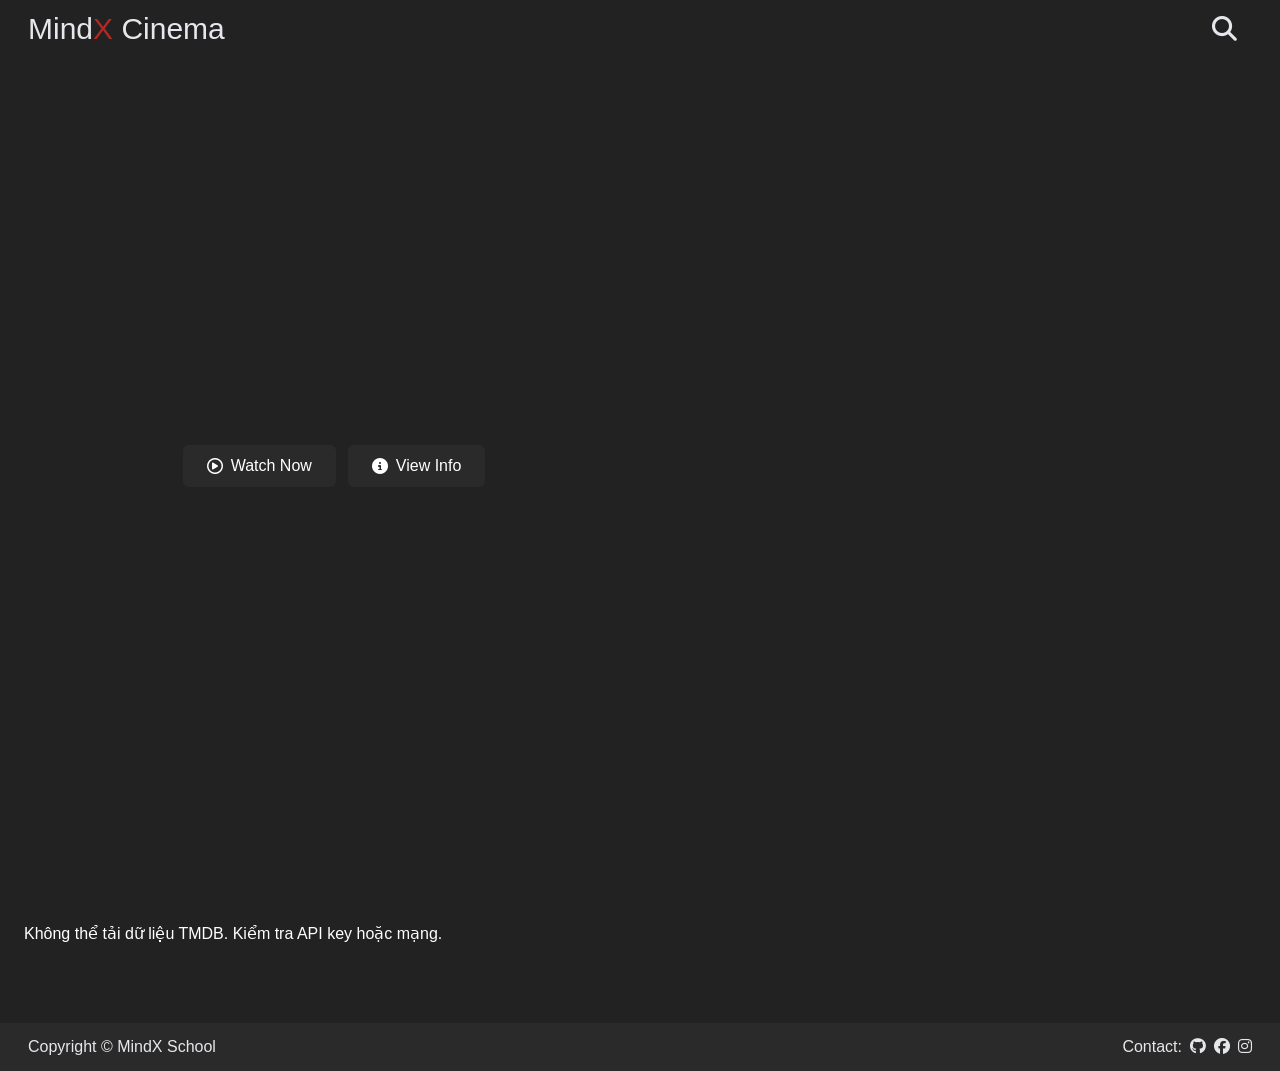
<file: Day6/SS6/index.html>
<!DOCTYPE html>
<html lang="en">

<head>
  <!-- Google tag (gtag.js) -->
  <script async src="https://www.googletagmanager.com/gtag/js?id=G-VNJX66Z0YF"></script>
  <script>
    window.dataLayer = window.dataLayer || [];
    function gtag() { dataLayer.push(arguments); }
    gtag('js', new Date());

    gtag('config', 'G-VNJX66Z0YF');
  </script>
  <meta charset="UTF-8" />
  <meta name="viewport" content="width=device-width, initial-scale=1.0" />
  <title>MindX Cinema</title>
  <link rel="shortcut icon" href="./assets/icon.png" type="image/x-icon" />
  <link rel="stylesheet" href="https://cdnjs.cloudflare.com/ajax/libs/font-awesome/6.5.1/css/all.min.css" />
  <!-- Google Fonts Link For Icons -->
  <link rel="stylesheet"
    href="https://fonts.googleapis.com/css2?family=Material+Symbols+Outlined:opsz,wght,FILL,GRAD@48,400,0,0" />
  <link rel="stylesheet"
    href="https://fonts.googleapis.com/css2?family=Material+Symbols+Rounded:opsz,wght,FILL,GRAD@48,400,1,0" />
  <link rel="stylesheet" href="https://cdn.jsdelivr.net/npm/swiper@11/swiper-bundle.min.css" />

  <link rel="stylesheet" href="./styles/main.css" />
  
  <link rel="stylesheet" href="./styles/home.css" />
</head>

<body>

  <!-- <div class="backdrop">
    <img src="./assets/loading.svg" alt="" />
  </div> -->


  <div class="navbar">
    <a href="./index.html" style="
          height: 100%;
          width: auto;
          font-size: 30px;
          font-family: 'Gill Sans', 'Gill Sans MT', Calibri, 'Trebuchet MS',
            sans-serif;
        ">
      <span>Mind<span style="color: var(--red)">X</span> Cinema</span>
    </a>
    <div style="display: flex; gap: 15px">
      <a href="./search.html">
        <i style="font-size: 25px" class="fa-solid fa-magnifying-glass"></i></a>
      <div id="avatar-action-container"></div>
    </div>
  </div>
  <div class="hero-section">
    <img id="hero-image" class="hero-image fade-in" onload="this.style.opacity = '0.5'" alt="" />

    <div class="hero-section-info">
      <div>
        <p id="hero-title" class="hero-section-info-title"></p>
        <p id="hero-description" class="hero-section-info-description multiline-ellipsis-4"></p>
        <div class="action-buttons-container">
          <a id="watch-now-btn" class="btn">
            <i class="fa-regular fa-circle-play"></i>
            <span>Watch Now</span>
          </a>
          <a id="view-info-btn" class="btn">
            <i class="fa-solid fa-circle-info"></i>
            <span>View Info</span>
          </a>
        </div>
      </div>
    </div>
    <div class="hero-preview-img-container">
      <img class="fade-in" onload="this.style.opacity = '1'" id="hero-preview-image" alt="" />
    </div>
  </div>

  
  <main></main>

  <footer>
    <p>Copyright &copy; MindX School</p>
    <div>
      <p>Contact:</p>
      <a target="_blank" rel="noopener noreferrer" href="#">
        <i class="fa-brands fa-github"></i>
      </a>
      <a target="_blank" rel="noopener noreferrer" href="#">
        <i class="fa-brands fa-facebook"></i>
      </a>
      <a target="_blank" rel="noopener noreferrer" href="#">
        <i class="fa-brands fa-instagram"></i>
      </a>
    </div>
  </footer>

  <script src="https://cdn.jsdelivr.net/npm/swiper@11/swiper-bundle.min.js"></script>

  <script type="module" src="./home.js"></script>
</body>

</html>
</file>
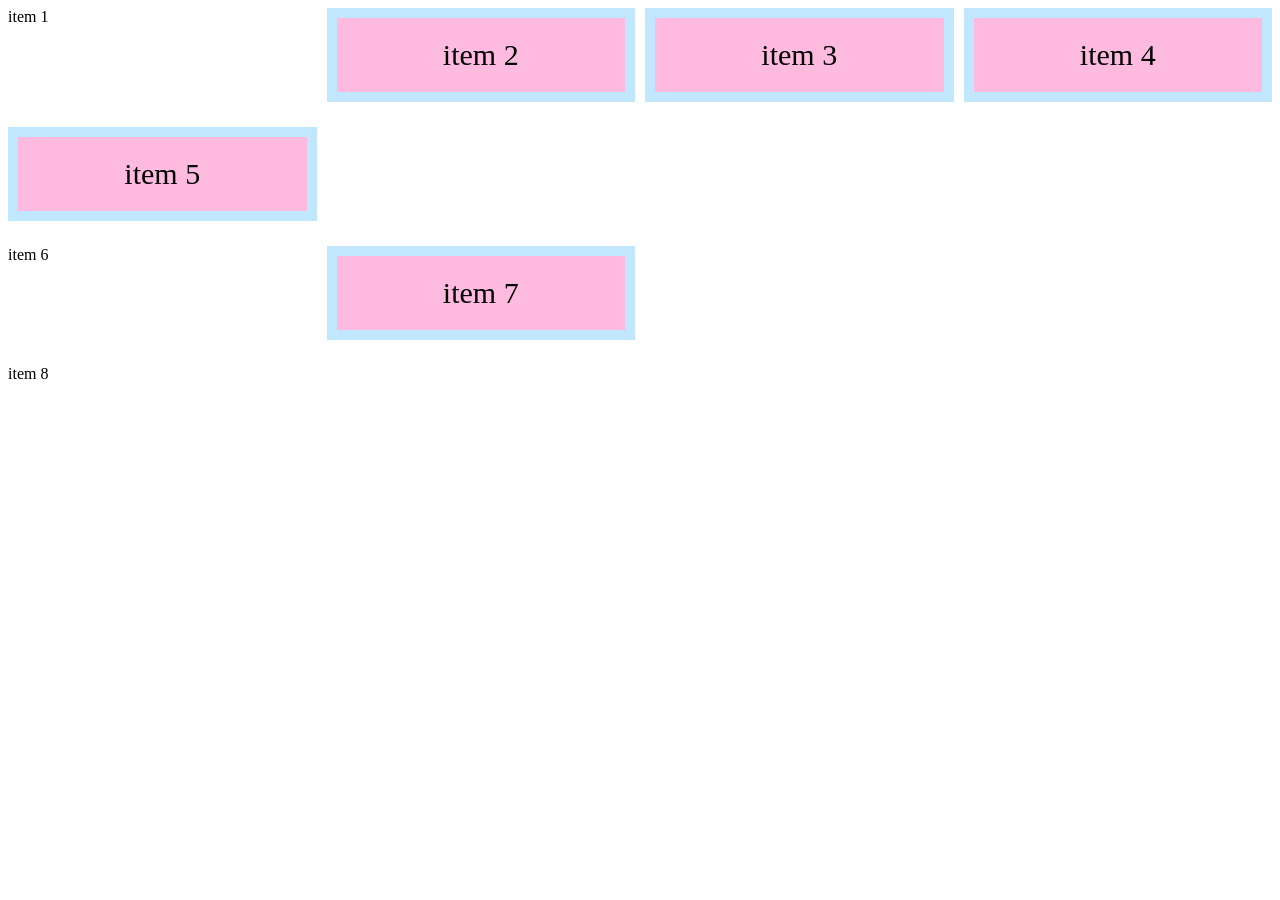
<file: Day1/display_grid.html>
<!DOCTYPE html>
<html lang="en">
<head>
    <meta charset="UTF-8">
    <meta name="viewport" content="width=device-width, initial-scale=1.0">
    <title> Display-grid </title>
    <link rel="stylesheet" href="./display-grid.css">
</head>
<body>
    <div class="container">
        <div class="item1">item 1</div>
        <div class="item">item 2</div>
        <div class="item">item 3</div>
        <div class="item">item 4</div>
        <div class="item">item 5</div>
        <div class="item6">item 6</div>
        <div class="item">item 7</div>
        <div class="item8">item 8</div>
    </div>
</body>
</html>
</file>
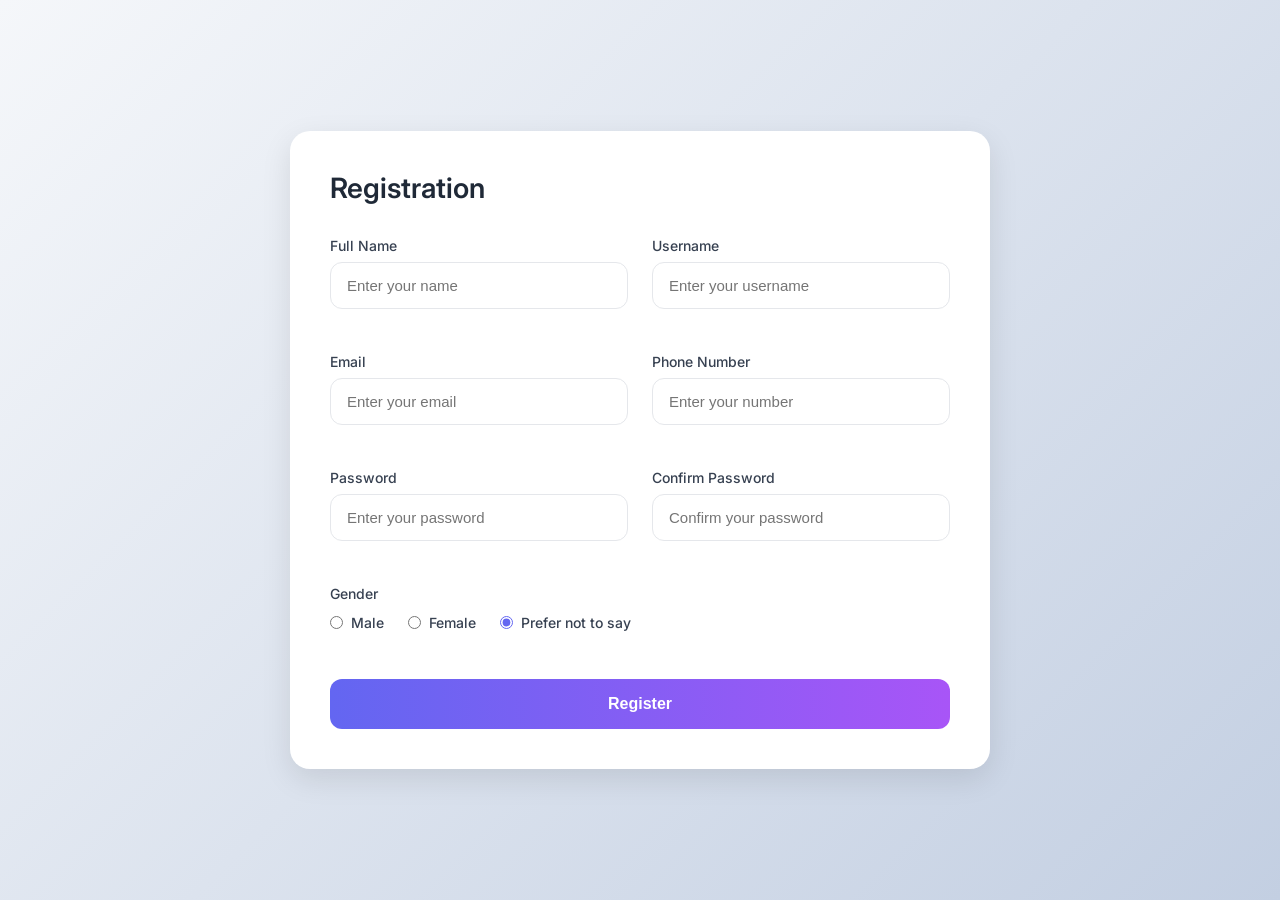
<file: Day5/form.html>
<!doctype html>
<html lang="en">
  <head>
    <meta charset="UTF-8" />
    <meta name="viewport" content="width=device-width, initial-scale=1.0" />
    <title>Registration</title>
    <style>
      @import url("https://fonts.googleapis.com/css2?family=Inter:wght@400;500;600&display=swap");

      * {
        margin: 0;
        padding: 0;
        box-sizing: border-box;
      }

      body {
        font-family: "Inter", sans-serif;
        background: linear-gradient(135deg, #f5f7fa 0%, #c3cfe2 100%);
        min-height: 100vh;
        display: flex;
        align-items: center;
        justify-content: center;
        padding: 20px;
      }

      .registration-container {
        background: white;
        border-radius: 20px;
        box-shadow: 0 10px 30px rgba(0, 0, 0, 0.1);
        width: 100%;
        max-width: 700px;
        padding: 40px;
      }

      h1 {
        font-size: 28px;
        font-weight: 600;
        margin-bottom: 32px;
        color: #1f2937;
      }

      .form-grid {
        display: grid;
        grid-template-columns: 1fr 1fr;
        gap: 24px;
      }

      .form-group {
        margin-bottom: 20px;
      }

      label {
        display: block;
        margin-bottom: 8px;
        font-weight: 500;
        color: #374151;
        font-size: 14px;
      }

      input[type="text"],
      input[type="email"],
      input[type="password"],
      input[type="tel"] {
        width: 100%;
        padding: 14px 16px;
        border: 1.5px solid #e5e7eb;
        border-radius: 12px;
        font-size: 15px;
        transition: all 0.3s ease;
        outline: none;
      }

      input[type="text"]:focus,
      input[type="email"]:focus,
      input[type="password"]:focus,
      input[type="tel"]:focus {
        border-color: #6366f1;
        box-shadow: 0 0 0 3px rgba(99, 102, 241, 0.1);
      }

      .gender-group {
        margin-top: 8px;
      }

      .gender-options {
        display: flex;
        gap: 24px;
        margin-top: 12px;
      }

      .gender-option {
        display: flex;
        align-items: center;
        gap: 8px;
        cursor: pointer;
      }

      .gender-option input[type="radio"] {
        accent-color: #6366f1;
      }

      .register-btn {
        width: 100%;
        padding: 16px;
        background: linear-gradient(90deg, #6366f1, #a855f7);
        color: white;
        border: none;
        border-radius: 12px;
        font-size: 16px;
        font-weight: 600;
        cursor: pointer;
        margin-top: 20px;
        transition: all 0.3s ease;
      }

      .register-btn:hover {
        transform: translateY(-2px);
        box-shadow: 0 8px 20px rgba(99, 102, 241, 0.3);
      }

      .full-width {
        grid-column: 1 / -1;
      }
    </style>
  </head>
  <body>
    <div class="registration-container">
      <h1>Registration</h1>

      <div class="form-grid">
        <!-- Left Column -->
        <div class="form-group">
          <label for="fullName">Full Name</label>
          <input type="text" id="fullName" placeholder="Enter your name" />
        </div>

        <div class="form-group">
          <label for="username">Username</label>
          <input type="text" id="username" placeholder="Enter your username" />
        </div>

        <div class="form-group">
          <label for="email">Email</label>
          <input type="email" id="email" placeholder="Enter your email" />
        </div>

        <div class="form-group">
          <label for="phone">Phone Number</label>
          <input type="tel" id="phone" placeholder="Enter your number" />
        </div>

        <div class="form-group">
          <label for="password">Password</label>
          <input
            type="password"
            id="password"
            placeholder="Enter your password"
          />
        </div>

        <div class="form-group">
          <label for="confirmPassword">Confirm Password</label>
          <input
            type="password"
            id="confirmPassword"
            placeholder="Confirm your password"
          />
        </div>

        <!-- Gender -->
        <div class="form-group full-width">
          <label>Gender</label>
          <div class="gender-options">
            <label class="gender-option">
              <input type="radio" name="gender" value="male" />
              Male
            </label>
            <label class="gender-option">
              <input type="radio" name="gender" value="female" />
              Female
            </label>
            <label class="gender-option">
              <input
                type="radio"
                name="gender"
                value="prefer-not-to-say"
                checked
              />
              Prefer not to say
            </label>
          </div>
        </div>
      </div>

      <button class="register-btn">Register</button>
    </div>

    <script src="./form.js"></script>

  </body>
</html>
</file>
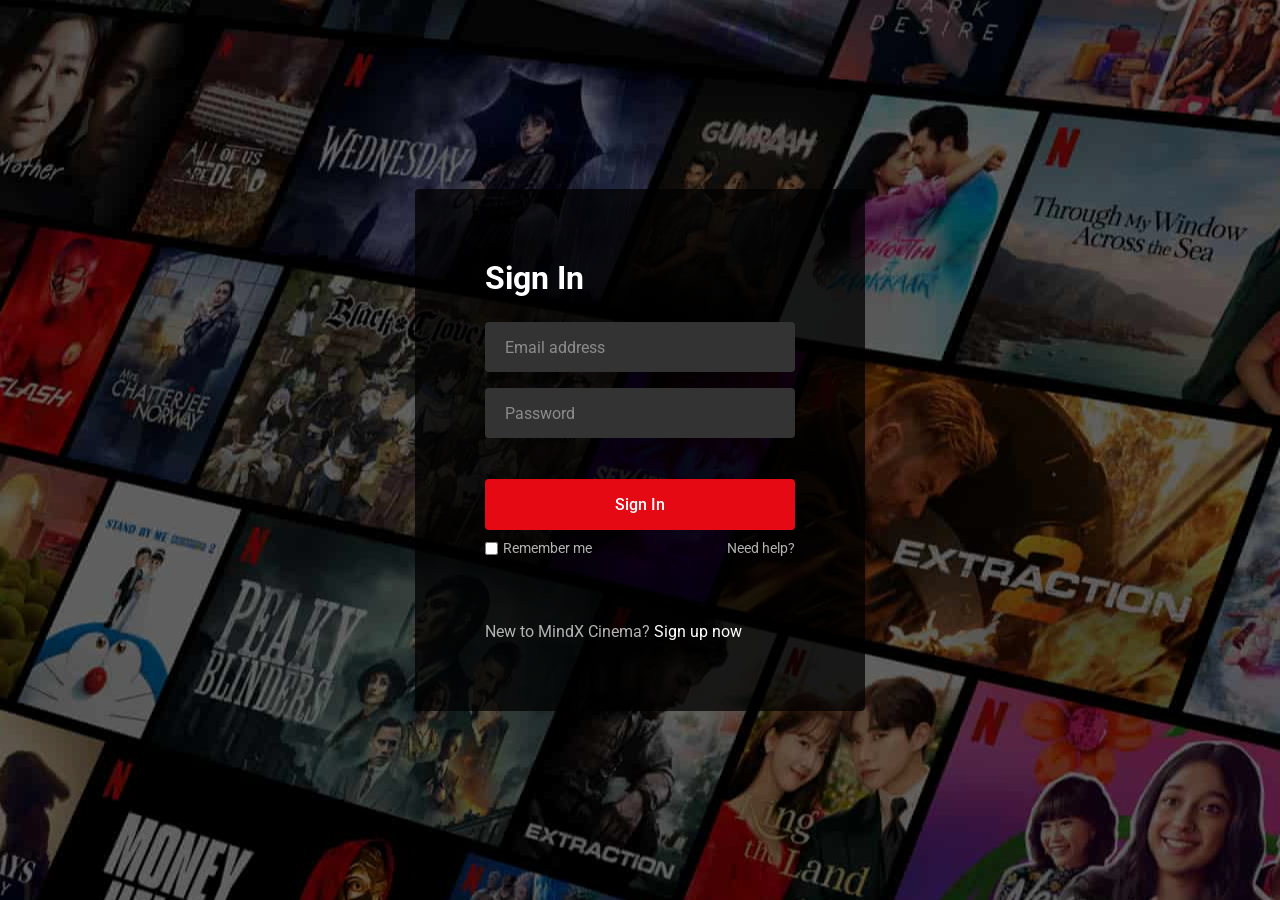
<file: Day6/SS6/login.html>
<!doctype html>
<html lang="en">
  <head>
    <meta charset="UTF-8" />
    <meta name="viewport" content="width=device-width, initial-scale=1.0" />
    <title>Login</title>
    <link rel="stylesheet" href="./styles/auth.css" />
  </head>
  <body>
    <div class="form-wrapper">
      <h2>Sign In</h2>
      <form action="#">
        <div class="form-control">
          <input id="email" type="text" required />
          <label>Email address</label>
        </div>
        <div class="form-control">
          <input id="password" type="password" required />
          <label>Password</label>
        </div>
        <button type="submit">Sign In</button>
        <div class="form-help">
          <div class="remember-me">
            <input type="checkbox" id="remember-me" />
            <label for="remember-me">Remember me</label>
          </div>
          <a href="#">Need help?</a>
        </div>
      </form>
      <p>New to MindX Cinema? <a href="./register.html">Sign up now</a></p>
    </div>

    <script src="./scripts/login.js"></script>
  </body>
</html>
</file>
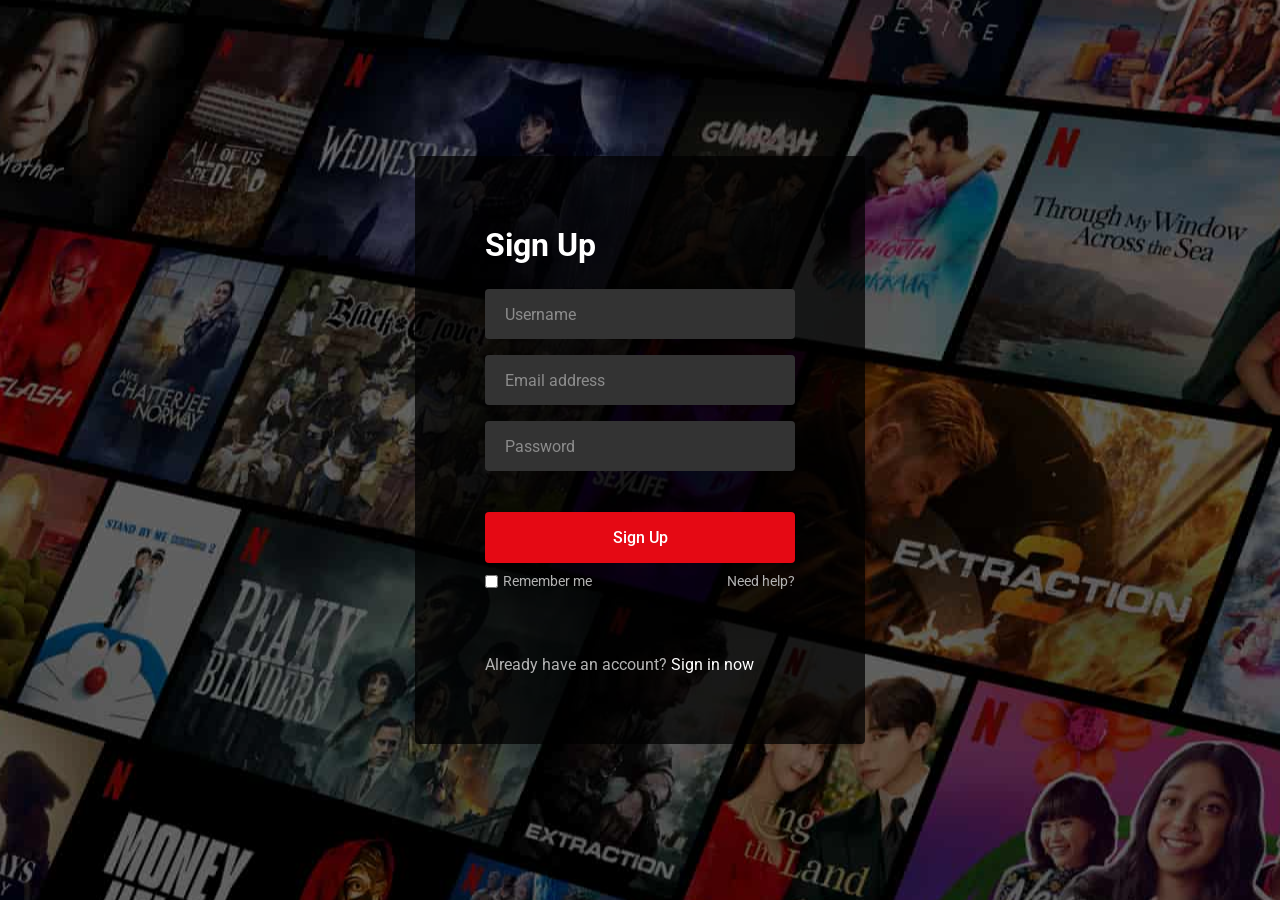
<file: Day6/SS6/register.html>
<!DOCTYPE html>
<html lang="en">
  <head>
    <meta charset="UTF-8" />
    <meta name="viewport" content="width=device-width, initial-scale=1.0" />
    <title>Register</title>
    <link rel="stylesheet" href="./styles/auth.css" />
  </head>
  <body>
    <div class="form-wrapper">
      <h2>Sign Up</h2>
      <form action="#">
        <div class="form-control">
          <input id="username" type="text" required />
          <label>Username</label>
        </div>
        <div class="form-control">
          <input id="email" type="text" required />
          <label>Email address</label>
        </div>
        <div class="form-control">
          <input id="password" type="password" required />
          <label>Password</label>
        </div>
        <button type="submit">Sign Up</button>
        <div class="form-help">
          <div class="remember-me">
            <input type="checkbox" id="remember-me" />
            <label for="remember-me">Remember me</label>
          </div>
          <a href="#">Need help?</a>
        </div>
      </form>
      <p>Already have an account? <a href="./login.html">Sign in now</a></p>
    </div>

    <script src="./scripts/register.js"></script>
  </body>
</html>
</file>
<file: Day6/SS6/styles/main.css>
* {
  margin: 0;
  padding: 0;
  box-sizing: border-box;
}

:root {
  --dark-lighten: #2a2a2a;
  --dark: #222;
  --dark-darken: #1a1a1a;
  --orange: #ff4112;
  --red: #b12922;
  --gray-100: #f3f4f6;
  --gray-200: #e5e7eb;

  --swiper-theme-color: #b12922 !important;
}

body {
  font-family: Arial, Helvetica, sans-serif;
  background: var(--dark);
  color: var(--gray-200);
  min-height: 100vh;
  overflow-x: hidden;
}

a {
  color: inherit;
  text-decoration: none;
}

.fade-in {
  opacity: 0;
  transition: 0.3s;
}

.multiline-ellipsis-4 {
  display: -webkit-box;
  -webkit-line-clamp: 4;
  -webkit-box-orient: vertical;
  overflow: hidden;
}

.multiline-ellipsis-2 {
  display: -webkit-box;
  -webkit-line-clamp: 2;
  -webkit-box-orient: vertical;
  overflow: hidden;
}

.btn {
  outline: none;
  border: none;
  background: var(--dark-lighten);
  color: white;
  transition: 0.3s;
  padding: 12px 24px;
  border-radius: 6px;
  display: flex;
  align-items: center;
  gap: 8px;
  white-space: nowrap;
}

.btn:hover {
  background: var(--dark-darken);
}

.navbar {
  position: fixed;
  top: 0;
  left: 0;
  right: 0;
  width: 100vw;
  padding: 12px 28px;
  height: 60px;
  z-index: 50;
  display: flex;
  justify-content: space-between;
  align-items: center;
  transition: 0.3s;
  background: transparent;
  border-bottom: 2px solid transparent;
}

.navbar-background-visible {
  background: var(--dark);
  border-bottom: 2px solid var(--dark-lighten);
}

.backdrop {
  position: fixed;
  top: 0;
  left: 0;
  width: 100vw;
  height: 100vh;
  background: var(--dark);
  display: flex;
  justify-content: center;
  align-items: center;
  transition: 0.3s;
  z-index: 100;
}

.backdrop-hidden {
  opacity: 0;
  visibility: hidden;
}

footer {
  display: flex;
  justify-content: space-between;
  align-items: center;
  height: 48px;
  margin-top: 56px;
  padding: 0 28px;
  background: var(--dark-lighten);
}

footer > div {
  display: flex;
  align-items: center;
  gap: 8px;
}

.swiper {
  width: 100vw;
}

.swiper-wrapper {
  padding-left: 3vw !important;
  padding-right: 3vw !important;
}

.movie-list {
  display: grid;
  grid-template-columns: repeat(auto-fill, minmax(160px, 1fr));
  gap: 16px;
  padding: 0 3vw 12px 3vw;
}

.movie-card {
  border-radius: 8px;
  overflow: hidden;
  cursor: pointer;
  display: flex;
  flex-direction: column;
  align-items: stretch;
  background: var(--dark-darken);
  transition: 0.3s;
  width: 100%;
}

.movie-card img {
  width: 100%;
  aspect-ratio: 2 / 3;
  height: auto;
  object-fit: cover;
}

.movie-card p {
  margin: 8px;
  height: 36px;
  overflow: hidden;
  transition: 0.3s;
}

.movie-card:hover {
  opacity: 0.8;
}

.movie-card:hover p {
  color: var(--red);
}

.section h2 {
  font-weight: 500;
  font-size: 24px;
  line-height: 32px;
  margin: 32px 3vw 12px 3vw;
}

@media screen and (max-width: 768px) {
  .movie-list {
    grid-template-columns: repeat(auto-fill, minmax(130px, 1fr));
    gap: 12px;
  }

  .section h2 {
    margin-top: 24px;
  }
}

.avatar-action {
  position: relative;
  cursor: pointer;
}

.avatar-action img {
  width: 25px;
  height: 25px;
  border-radius: 9999px;
}

.popup {
  opacity: 0;
  visibility: hidden;
  position: absolute;
  transition: 0.3s;
  z-index: 2;
  right: 0;
  transform: translateY(-5px);
  box-shadow: 0 0 10px gray;
  border-radius: 6px;
  overflow: hidden;
  width: max-content;
}

.popup-left {
  right: unset;
  left: 0;
}

.popup .action-button {
  cursor: pointer;
  width: 100%;
  text-wrap: nowrap;
  border: none;
  outline: none;
  background: white;
  padding: 8px 12px;
  display: flex;
  align-items: center;
  gap: 6px;
  background: white;
  transition: 0.3s;
}

.popup .action-button:hover {
  background: #e8e8e8;
}

.popup .action-button i {
  font-size: 14px !important;
}
.popup .action-button {
  font-size: 14px !important;
}

.avatar-action:focus-within .popup {
  opacity: 1;
  visibility: visible;
  transform: translateY(0);
}
</file>
<file: Day6/SS6/styles/home.css>
.hero-section {
  position: relative;
  width: 100vw;
  height: 100vh;
  display: flex;
  justify-content: space-between;
  align-items: center;
  gap: 24px;
  padding: 0 40px;
}

.hero-image {
  width: 100vw;
  height: 100vh;
  position: absolute;
  top: 0;
  left: 0;
  object-fit: cover;
}

.hero-section-info {
  z-index: 10;
  width: auto;
  display: flex;
  flex: 1 1 0%;
  justify-content: center;
  align-items: center;
}

.hero-section-info > div {
  display: flex;
  flex-direction: column;
  align-items: start;
  gap: 16px;
}

.hero-section-info-title {
  font-size: 48px;
  line-height: 1;
  color: var(--gray-100);
  max-width: 576px;
}

.hero-section-info-description {
  font-size: 20px;
  line-height: 28px;
  max-width: 576px;
  color: var(--gray-100);
  text-align: justify;
}

.action-buttons-container {
  display: flex;
  gap: 12px;
  justify-content: center;
  flex-wrap: wrap;
}

.hero-preview-img-container {
  display: flex;
  flex: 1 1 0%;
  justify-content: center;
  align-items: center;
  min-width: 300px;
}

.hero-preview-img-container img {
  z-index: 10;
  width: 300px;
  border-radius: 12px;
}

@media screen and (max-width: 768px) {
  .hero-preview-img-container {
    display: none;
  }
}
</file>
<file: Day1/display-grid.css>
/* .container{
    display: grid;
    grid-template-columns: 100px 500px;
    grid-template-rows: auto;
    background-color: rgb(161, 252, 161);
    padding: 10px;
}

.item{
    background-color: rgb(255, 186, 224);
    color: azure;
    font-size: 20px;
    text-align: center;
    width: 70px;
    height: 70px;   
}  */
 
.container{
    display: grid;
    grid-template-columns: auto auto auto auto;
    grid-gap: 25px 10px;
}

.item{
    background-color: rgb(255, 186, 224);
    border: 10px solid rgb(193, 231, 255) ;
    padding: 20px;
    font-size: 30px;
    text-align: center;  
} 
 
.item1,
.item6,
.item8 {
    grid-column-start: 1;
    grid-auto-rows: 3;
}
</file>
<file: Day6/SS6/styles/auth.css>
@import url("https://fonts.googleapis.com/css2?family=Roboto:wght@400;500;600;700&display=swap");

* {
  margin: 0;
  padding: 0;
  box-sizing: border-box;
  font-family: "Roboto", sans-serif;
}

body {
  background: #000;
}

body::before {
  content: "";
  position: absolute;
  left: 0;
  top: 0;
  opacity: 0.5;
  width: 100%;
  height: 100%;
  background: url("../assets/hero-img.jpg");
  background-position: center;
}

nav {
  position: fixed;
  padding: 25px 60px;
  z-index: 1;
}

nav a img {
  width: 167px;
}

.form-wrapper {
  position: absolute;
  left: 50%;
  top: 50%;
  border-radius: 4px;
  padding: 70px;
  width: 450px;
  transform: translate(-50%, -50%);
  background: rgba(0, 0, 0, 0.75);
}

.form-wrapper h2 {
  color: #fff;
  font-size: 2rem;
}

.form-wrapper form {
  margin: 25px 0 65px;
}

form .form-control {
  height: 50px;
  position: relative;
  margin-bottom: 16px;
}

.form-control input {
  height: 100%;
  width: 100%;
  background: #333;
  border: none;
  outline: none;
  border-radius: 4px;
  color: #fff;
  font-size: 1rem;
  padding: 0 20px;
}

.form-control input:is(:focus, :valid) {
  background: #444;
  padding: 16px 20px 0;
}

.form-control label {
  position: absolute;
  left: 20px;
  top: 50%;
  transform: translateY(-50%);
  font-size: 1rem;
  pointer-events: none;
  color: #8c8c8c;
  transition: all 0.1s ease;
}

.form-control input:is(:focus, :valid) ~ label {
  font-size: 0.75rem;
  transform: translateY(-130%);
}

form button {
  width: 100%;
  padding: 16px 0;
  font-size: 1rem;
  background: #e50914;
  color: #fff;
  font-weight: 500;
  border-radius: 4px;
  border: none;
  outline: none;
  margin: 25px 0 10px;
  cursor: pointer;
  transition: 0.1s ease;
}

form button:hover {
  background: #c40812;
}

.form-wrapper a {
  text-decoration: none;
}

.form-wrapper a:hover {
  text-decoration: underline;
}

.form-wrapper :where(label, p, small, a) {
  color: #b3b3b3;
}

form .form-help {
  display: flex;
  justify-content: space-between;
}

form .remember-me {
  display: flex;
}

form .remember-me input {
  margin-right: 5px;
  accent-color: #b3b3b3;
}

form .form-help :where(label, a) {
  font-size: 0.9rem;
}

.form-wrapper p a {
  color: #fff;
}

.form-wrapper small {
  display: block;
  margin-top: 15px;
  color: #b3b3b3;
}

.form-wrapper small a {
  color: #0071eb;
}

@media (max-width: 740px) {
  body::before {
    display: none;
  }

  nav,
  .form-wrapper {
    padding: 20px;
  }

  nav a img {
    width: 140px;
  }

  .form-wrapper {
    width: 100%;
    top: 43%;
  }

  .form-wrapper form {
    margin: 25px 0 40px;
  }
}
</file>
